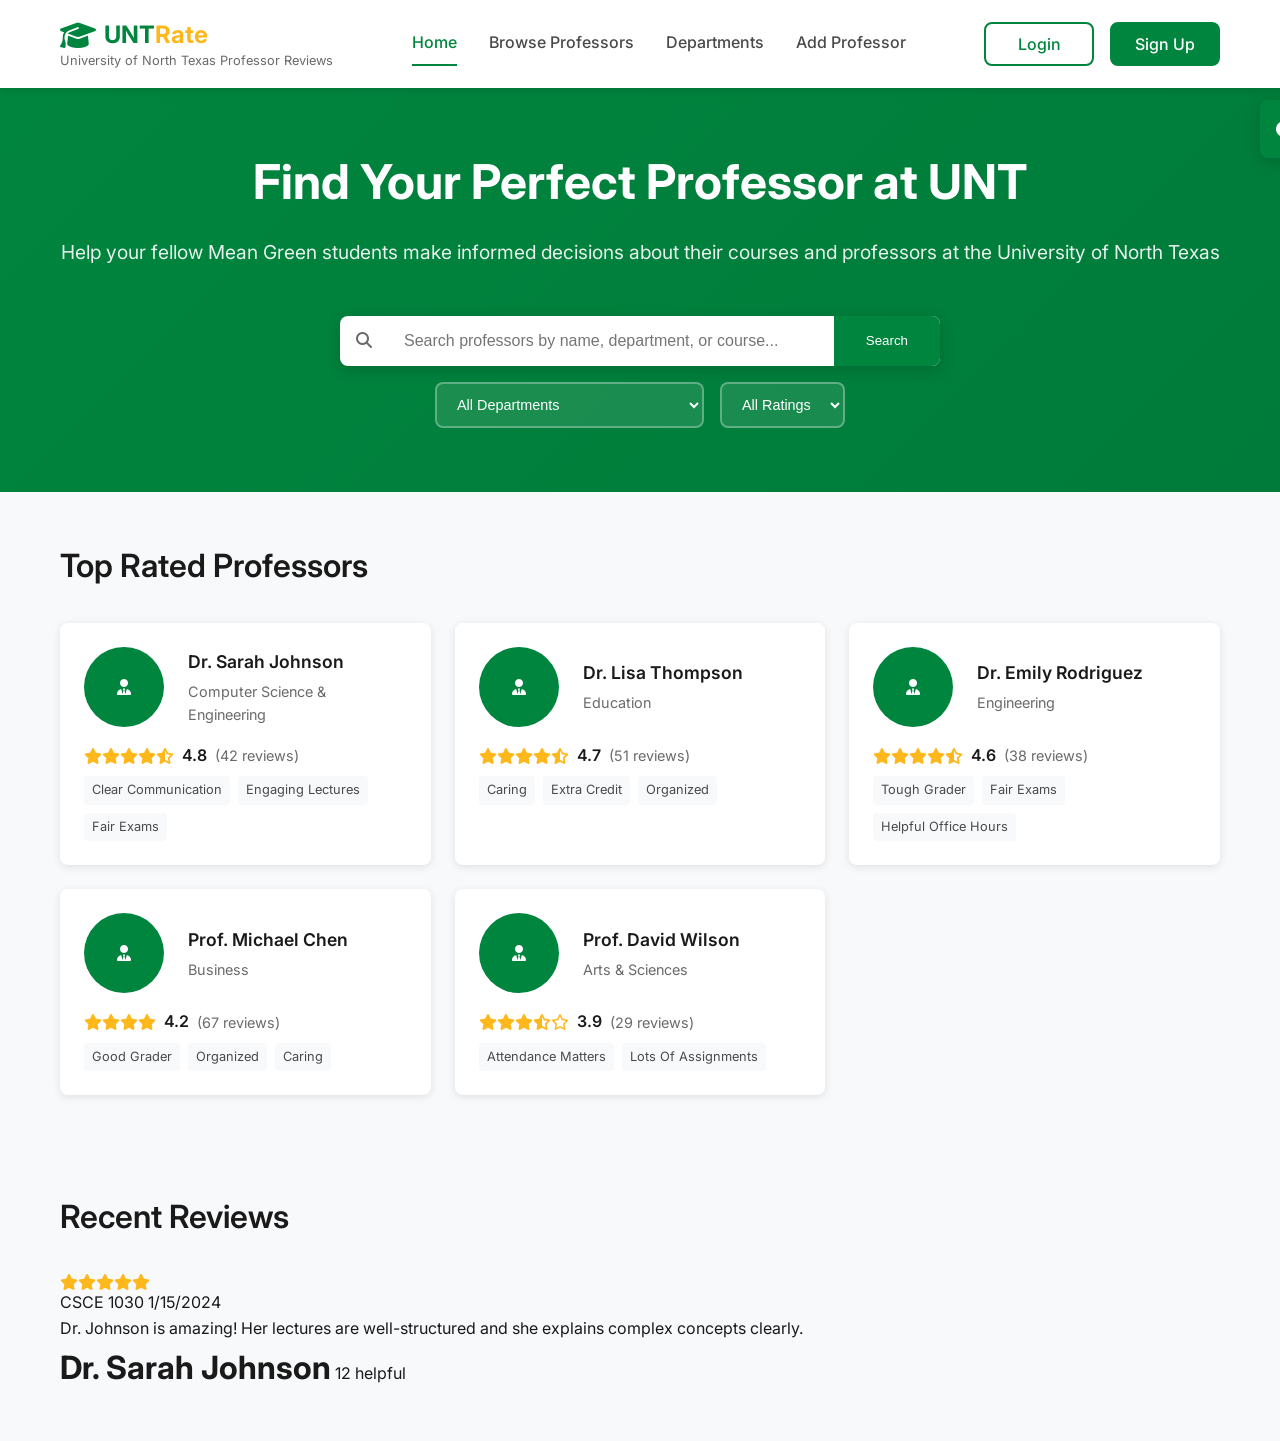
<file: index.html>
<!DOCTYPE html>
<html lang="en">
<head>
    <meta charset="UTF-8">
    <meta name="viewport" content="width=device-width, initial-scale=1.0">
    <title>UNT Rate My Professor - University of North Texas</title>
    <link rel="stylesheet" href="styles.css">
    <link href="https://cdnjs.cloudflare.com/ajax/libs/font-awesome/6.4.0/css/all.min.css" rel="stylesheet">
    <link href="https://fonts.googleapis.com/css2?family=Inter:wght@300;400;500;600;700&display=swap" rel="stylesheet">
</head>
<body>
    <!-- Header -->
    <header class="header">
        <div class="container">
            <div class="nav-brand">
                <div class="logo">
                    <i class="fas fa-graduation-cap"></i>
                    <span class="brand-text">UNT<span class="rate-text">Rate</span></span>
                </div>
                <p class="tagline">University of North Texas Professor Reviews</p>
            </div>
            <nav class="nav-menu">
                <a href="#" class="nav-link active" data-page="home">Home</a>
                <a href="#" class="nav-link" data-page="browse">Browse Professors</a>
                <a href="#" class="nav-link" data-page="departments">Departments</a>
                <a href="#" class="nav-link" data-page="add-professor">Add Professor</a>
            </nav>
            <div class="user-actions">
                <a href="login.html" class="login-btn">Login</a>
                <a href="signup.html" class="signup-btn">Sign Up</a>
            </div>
        </div>
    </header>

    <!-- Main Content -->
    <main class="main-content">
        <!-- Home Page -->
        <section id="home-page" class="page active">
            <!-- Hero Section -->
            <div class="hero-section">
                <div class="container">
                    <div class="hero-content">
                        <h1 class="hero-title">Find Your Perfect Professor at UNT</h1>
                        <p class="hero-subtitle">Help your fellow Mean Green students make informed decisions about their courses and professors at the University of North Texas</p>
                        
                        <!-- Search Bar -->
                        <div class="search-container">
                            <div class="search-box">
                                <i class="fas fa-search search-icon"></i>
                                <input type="text" id="professor-search" placeholder="Search professors by name, department, or course...">
                                <button class="search-btn">Search</button>
                            </div>
                            <div class="search-filters">
                                <select id="department-filter" class="filter-select">
                                    <option value="">All Departments</option>
                                    <option value="computer-science">Computer Science & Engineering</option>
                                    <option value="business">Business</option>
                                    <option value="education">Education</option>
                                    <option value="engineering">Engineering</option>
                                    <option value="arts-sciences">Arts & Sciences</option>
                                    <option value="health">Health & Public Service</option>
                                    <option value="music">Music</option>
                                    <option value="visual-arts">Visual Arts & Design</option>
                                </select>
                                <select id="rating-filter" class="filter-select">
                                    <option value="">All Ratings</option>
                                    <option value="5">5 Stars</option>
                                    <option value="4">4+ Stars</option>
                                    <option value="3">3+ Stars</option>
                                    <option value="2">2+ Stars</option>
                                    <option value="1">1+ Stars</option>
                                </select>
                            </div>
                        </div>
                    </div>
                </div>
            </div>



            <!-- Top Rated Professors -->
            <div class="top-professors-section">
                <div class="container">
                    <h2 class="section-title">Top Rated Professors</h2>
                    <div class="professors-grid" id="top-professors">
                        <!-- Professor cards will be populated by JavaScript -->
                    </div>
                </div>
            </div>

            <!-- Recent Reviews -->
            <div class="recent-reviews-section">
                <div class="container">
                    <h2 class="section-title">Recent Reviews</h2>
                    <div class="reviews-list" id="recent-reviews">
                        <!-- Recent reviews will be populated by JavaScript -->
                    </div>
                </div>
            </div>
        </section>

        <!-- Professor Profile Page -->
        <section id="professor-page" class="page">
            <div class="container">
                <div class="professor-header">
                    <button class="back-btn" onclick="showPage('home')">
                        <i class="fas fa-arrow-left"></i> Back to Search
                    </button>
                    <div class="professor-info">
                        <div class="professor-avatar">
                            <i class="fas fa-user-tie"></i>
                        </div>
                        <div class="professor-details">
                            <h1 class="professor-name" id="prof-name">Dr. John Smith</h1>
                            <p class="professor-dept" id="prof-dept">Computer Science & Engineering</p>
                            <div class="professor-rating">
                                <div class="rating-display">
                                    <div class="stars" id="prof-stars">
                                        <i class="fas fa-star"></i>
                                        <i class="fas fa-star"></i>
                                        <i class="fas fa-star"></i>
                                        <i class="fas fa-star"></i>
                                        <i class="fas fa-star-half-alt"></i>
                                    </div>
                                    <span class="rating-number" id="prof-rating">4.5</span>
                                    <span class="rating-count" id="prof-count">(42 reviews)</span>
                                </div>
                                <button class="rate-btn" onclick="showRatingModal()">Rate Professor</button>
                            </div>
                        </div>
                    </div>
                </div>

                <!-- Professor Stats -->
                <div class="professor-stats">
                    <div class="stat-item">
                        <span class="stat-label">Would Take Again</span>
                        <span class="stat-value" id="take-again">78%</span>
                    </div>
                    <div class="stat-item">
                        <span class="stat-label">Level of Difficulty</span>
                        <span class="stat-value" id="difficulty">3.2/5</span>
                    </div>
                    <div class="stat-item">
                        <span class="stat-label">Total Reviews</span>
                        <span class="stat-value" id="total-reviews">42</span>
                    </div>
                </div>

                <!-- Professor Tags -->
                <div class="professor-tags">
                    <h3>Most Helpful Tags</h3>
                    <div class="tags-container" id="prof-tags">
                        <!-- Tags will be populated by JavaScript -->
                    </div>
                </div>

                <!-- Reviews Section -->
                <div class="reviews-section">
                    <div class="reviews-header">
                        <h3>Student Reviews</h3>
                        <div class="review-filters">
                            <select id="review-sort" class="filter-select">
                                <option value="newest">Newest First</option>
                                <option value="oldest">Oldest First</option>
                                <option value="highest">Highest Rated</option>
                                <option value="lowest">Lowest Rated</option>
                                <option value="helpful">Most Helpful</option>
                            </select>
                        </div>
                    </div>
                    <div class="reviews-list" id="professor-reviews">
                        <!-- Reviews will be populated by JavaScript -->
                    </div>
                </div>
            </div>
        </section>

        <!-- Browse Professors Page -->
        <section id="browse-page" class="page">
            <div class="container">
                <h1 class="page-title">Browse All Professors</h1>
                <div class="browse-filters">
                    <div class="filter-group">
                        <label>Department:</label>
                        <select id="browse-dept-filter" class="filter-select">
                            <option value="">All Departments</option>
                            <option value="computer-science">Computer Science & Engineering</option>
                            <option value="business">Business</option>
                            <option value="education">Education</option>
                            <option value="engineering">Engineering</option>
                            <option value="arts-sciences">Arts & Sciences</option>
                        </select>
                    </div>
                    <div class="filter-group">
                        <label>Sort by:</label>
                        <select id="browse-sort" class="filter-select">
                            <option value="name">Name (A-Z)</option>
                            <option value="rating">Highest Rated</option>
                            <option value="reviews">Most Reviews</option>
                        </select>
                    </div>
                </div>
                <div class="professors-grid" id="all-professors">
                    <!-- All professors will be populated by JavaScript -->
                </div>
            </div>
        </section>
    </main>

    <!-- Rating Modal -->
    <div id="rating-modal" class="modal">
        <div class="modal-content">
            <div class="modal-header">
                <h3>Rate Professor</h3>
                <button class="close-modal" onclick="closeRatingModal()">
                    <i class="fas fa-times"></i>
                </button>
            </div>
            <div class="modal-body">
                <form id="rating-form">
                    <div class="form-group">
                        <label>Overall Rating</label>
                        <div class="rating-input">
                            <div class="stars-input" id="rating-stars">
                                <i class="far fa-star" data-rating="1"></i>
                                <i class="far fa-star" data-rating="2"></i>
                                <i class="far fa-star" data-rating="3"></i>
                                <i class="far fa-star" data-rating="4"></i>
                                <i class="far fa-star" data-rating="5"></i>
                            </div>
                            <span class="rating-text">Click to rate</span>
                        </div>
                    </div>

                    <div class="form-group">
                        <label>Course Taken</label>
                        <input type="text" id="course-taken" placeholder="e.g., CSCE 1030, MATH 1710" required>
                    </div>

                    <div class="form-group">
                        <label>Grade Received</label>
                        <select id="grade-received" required>
                            <option value="">Select Grade</option>
                            <option value="A">A</option>
                            <option value="B">B</option>
                            <option value="C">C</option>
                            <option value="D">D</option>
                            <option value="F">F</option>
                            <option value="W">W (Withdrew)</option>
                            <option value="P">P (Pass)</option>
                            <option value="NP">NP (No Pass)</option>
                        </select>
                    </div>

                    <div class="form-group">
                        <label>Would you take this professor again?</label>
                        <div class="radio-group">
                            <label class="radio-label">
                                <input type="radio" name="take-again" value="yes">
                                <span>Yes</span>
                            </label>
                            <label class="radio-label">
                                <input type="radio" name="take-again" value="no">
                                <span>No</span>
                            </label>
                        </div>
                    </div>

                    <div class="form-group">
                        <label>Level of Difficulty</label>
                        <div class="difficulty-scale">
                            <input type="range" id="difficulty-range" min="1" max="5" value="3">
                            <div class="scale-labels">
                                <span>Easy</span>
                                <span>Moderate</span>
                                <span>Hard</span>
                            </div>
                        </div>
                    </div>

                    <div class="form-group">
                        <label>Tags (select all that apply)</label>
                        <div class="tags-selection" id="tags-selection">
                            <button type="button" class="tag-btn" data-tag="good-grader">Good Grader</button>
                            <button type="button" class="tag-btn" data-tag="clear-communication">Clear Communication</button>
                            <button type="button" class="tag-btn" data-tag="attendance-matters">Attendance Matters</button>
                            <button type="button" class="tag-btn" data-tag="lots-of-assignments">Lots of Assignments</button>
                            <button type="button" class="tag-btn" data-tag="helpful-office-hours">Helpful Office Hours</button>
                            <button type="button" class="tag-btn" data-tag="engaging-lectures">Engaging Lectures</button>
                            <button type="button" class="tag-btn" data-tag="fair-exams">Fair Exams</button>
                            <button type="button" class="tag-btn" data-tag="tough-grader">Tough Grader</button>
                            <button type="button" class="tag-btn" data-tag="extra-credit">Gives Extra Credit</button>
                            <button type="button" class="tag-btn" data-tag="organized">Well Organized</button>
                            <button type="button" class="tag-btn" data-tag="caring">Caring & Supportive</button>
                            <button type="button" class="tag-btn" data-tag="deadline-heavy">Deadline Heavy</button>
                        </div>
                    </div>

                    <div class="form-group">
                        <label>Your Review</label>
                        <textarea id="review-text" placeholder="Share your experience with this professor..." rows="5" required></textarea>
                    </div>

                    <div class="form-actions">
                        <button type="button" class="cancel-btn" onclick="closeRatingModal()">Cancel</button>
                        <button type="submit" class="submit-btn">Submit Review</button>
                    </div>
                </form>
            </div>
        </div>
    </div>

    <!-- Toast Notification -->
    <div id="toast" class="toast">
        <div class="toast-content">
            <i class="fas fa-check-circle"></i>
            <span id="toast-message">Review submitted successfully!</span>
        </div>
    </div>

    <script src="script.js"></script>
</body>
</html>
</file>
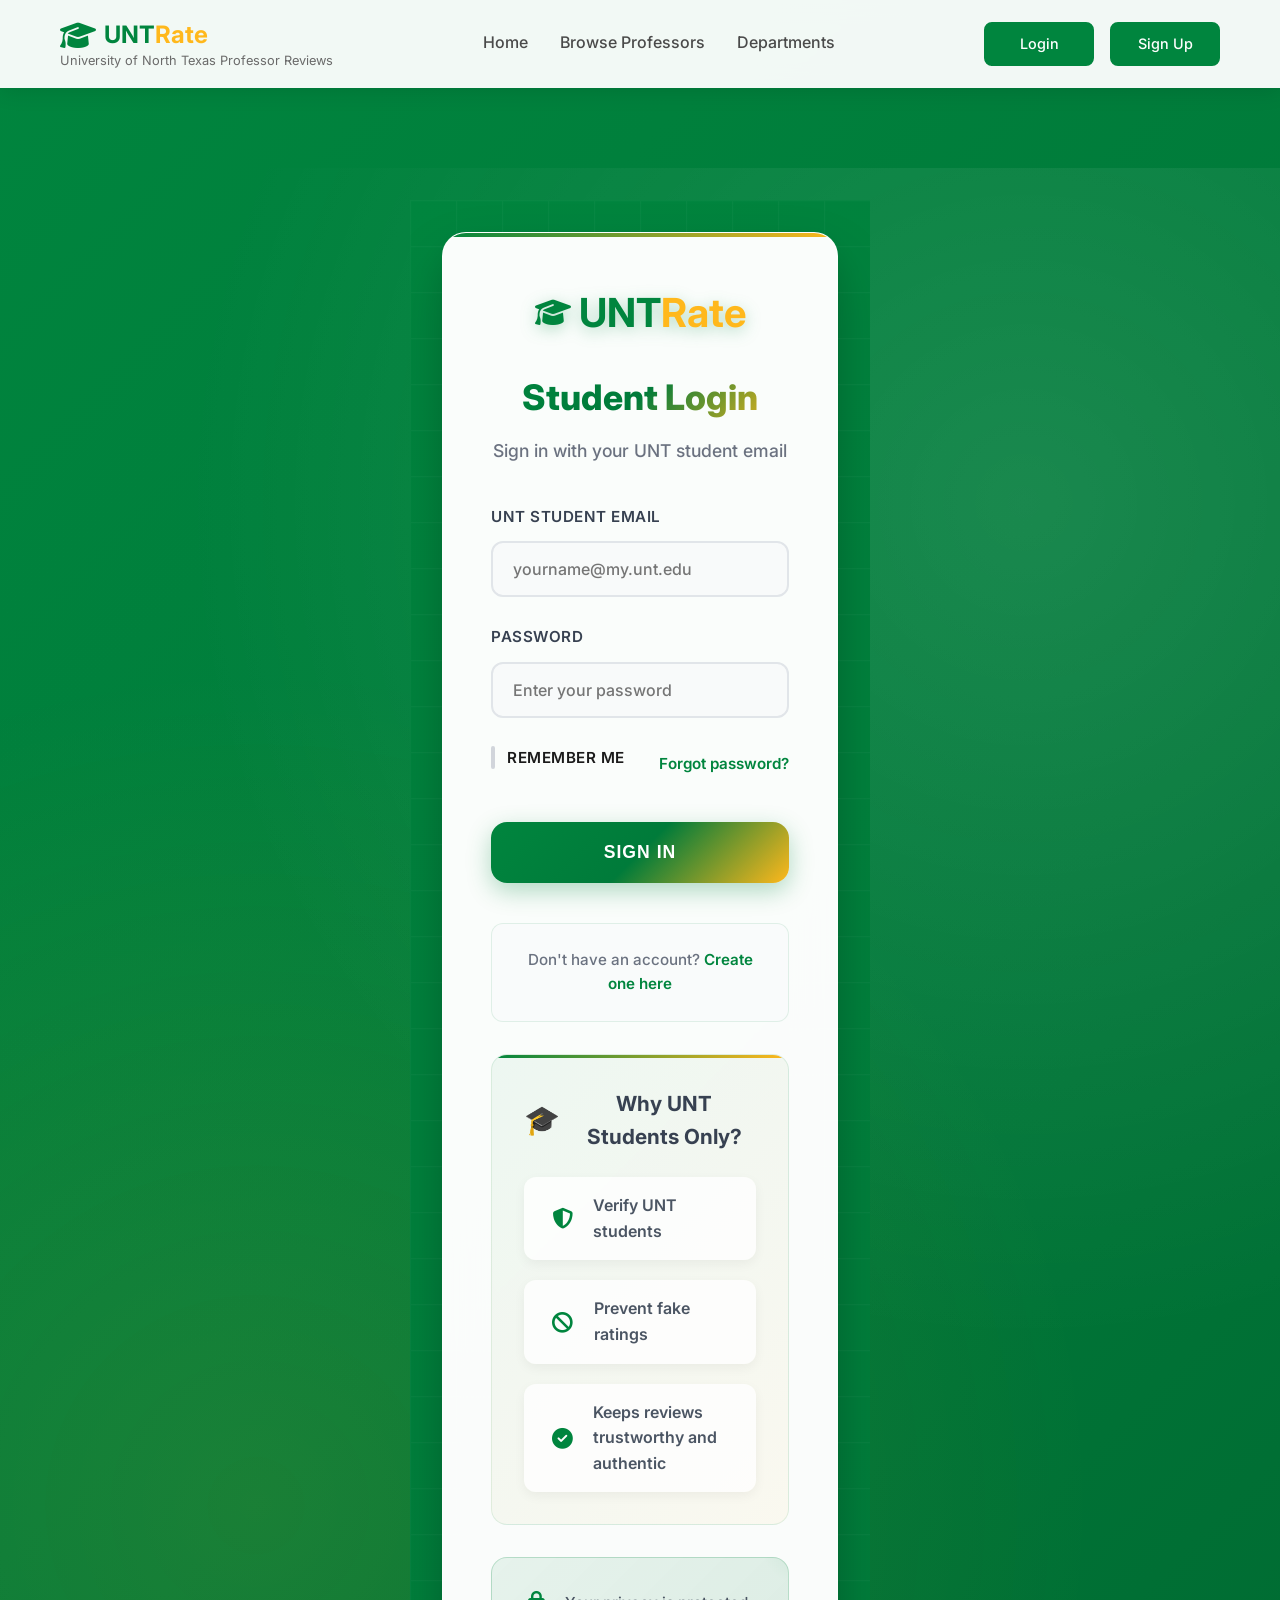
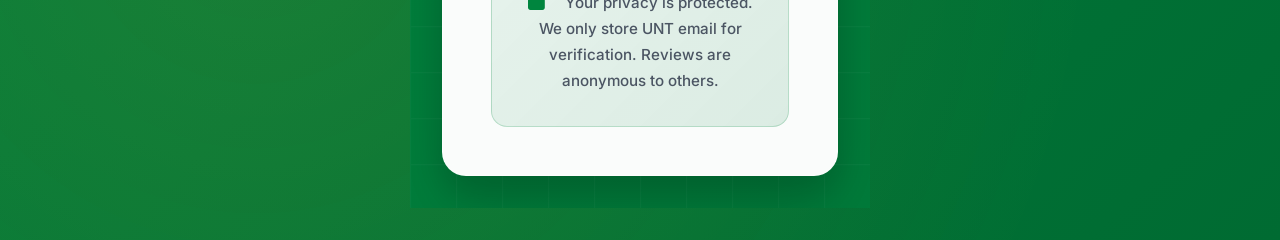
<file: login.html>
<!DOCTYPE html>
<html lang="en">
<head>
    <meta charset="UTF-8">
    <meta name="viewport" content="width=device-width, initial-scale=1.0">
    <title>Login - UNT Rate My Professor</title>
    <link rel="stylesheet" href="styles.css">
    <link href="https://cdnjs.cloudflare.com/ajax/libs/font-awesome/6.4.0/css/all.min.css" rel="stylesheet">
    <link href="https://fonts.googleapis.com/css2?family=Inter:wght@300;400;500;600;700;800&display=swap" rel="stylesheet">
    <style>
        /* Enhanced Login Page Specific Styles */
        body {
            font-family: 'Inter', -apple-system, BlinkMacSystemFont, sans-serif;
            margin: 0;
            padding: 0;
            min-height: 100vh;
            background: linear-gradient(135deg, #00853E 0%, #007B3A 50%, #006B32 100%);
            display: flex;
            flex-direction: column;
        }

        .header {
            background: rgba(255, 255, 255, 0.95);
            backdrop-filter: blur(10px);
            box-shadow: 0 4px 20px rgba(0, 0, 0, 0.1);
            position: sticky;
            top: 0;
            z-index: 1000;
        }

        .container {
            max-width: 1200px;
            margin: 0 auto;
            padding: 0 20px;
        }

        .header .container {
            display: flex;
            align-items: center;
            justify-content: space-between;
            padding: 1rem 20px;
        }

        .nav-brand {
            display: flex;
            flex-direction: column;
        }

        .nav-brand .logo {
            display: flex;
            align-items: center;
            font-size: 1.5rem;
            font-weight: 700;
            color: #00853E;
        }

        .nav-brand .logo i {
            margin-right: 0.5rem;
            font-size: 1.8rem;
        }

        .brand-text {
            color: #00853E;
        }

        .rate-text {
            color: #FFB81C;
        }

        .tagline {
            font-size: 0.8rem;
            color: #6a6a6a;
            margin-top: -0.2rem;
        }

        .nav-menu {
            display: flex;
            gap: 2rem;
        }

        .nav-link {
            text-decoration: none;
            color: #4a4a4a;
            font-weight: 500;
            transition: all 0.3s ease;
            padding: 0.5rem 0;
            border-bottom: 2px solid transparent;
        }

        .nav-link:hover,
        .nav-link.active {
            color: #00853E;
            border-bottom-color: #00853E;
        }

        .main-content {
            flex: 1;
            display: flex;
            align-items: center;
            justify-content: center;
            padding: 2rem;
            position: relative;
            overflow: hidden;
        }

        .main-content::before {
            content: '';
            position: absolute;
            top: 0;
            left: 0;
            right: 0;
            bottom: 0;
            background: 
                radial-gradient(circle at 20% 80%, rgba(255, 184, 28, 0.1) 0%, transparent 50%),
                radial-gradient(circle at 80% 20%, rgba(255, 255, 255, 0.1) 0%, transparent 50%),
                radial-gradient(circle at 40% 40%, rgba(0, 133, 62, 0.1) 0%, transparent 50%);
            animation: float 20s ease-in-out infinite;
        }

        @keyframes float {
            0%, 100% { transform: translateY(0px) rotate(0deg); }
            33% { transform: translateY(-20px) rotate(120deg); }
            66% { transform: translateY(10px) rotate(240deg); }
        }

        .login-container {
            position: relative;
            z-index: 1;
            width: 100%;
            max-width: 460px;
        }

        .login-card {
            background: rgba(255, 255, 255, 0.98);
            backdrop-filter: blur(20px);
            border-radius: 24px;
            box-shadow: 
                0 32px 64px rgba(0, 0, 0, 0.15),
                0 16px 32px rgba(0, 0, 0, 0.1),
                inset 0 1px 0 rgba(255, 255, 255, 0.8);
            padding: 3rem;
            border: 1px solid rgba(255, 255, 255, 0.3);
            animation: slideUp 0.8s cubic-bezier(0.16, 1, 0.3, 1);
            position: relative;
            overflow: hidden;
        }

        .login-card::before {
            content: '';
            position: absolute;
            top: 0;
            left: 0;
            right: 0;
            height: 4px;
            background: linear-gradient(90deg, #00853E, #FFB81C, #00853E);
            background-size: 200% 100%;
            animation: shimmer 3s ease-in-out infinite;
        }

        @keyframes shimmer {
            0%, 100% { background-position: 200% 0; }
            50% { background-position: -200% 0; }
        }

        @keyframes slideUp {
            from {
                opacity: 0;
                transform: translateY(40px) scale(0.95);
            }
            to {
                opacity: 1;
                transform: translateY(0) scale(1);
            }
        }

        .login-header {
            text-align: center;
            margin-bottom: 2.5rem;
        }

        .login-header .logo {
            display: flex;
            align-items: center;
            justify-content: center;
            font-size: 2.5rem;
            font-weight: 700;
            margin-bottom: 1.5rem;
            filter: drop-shadow(0 4px 8px rgba(0, 133, 62, 0.3));
        }

        .login-header .logo i {
            margin-right: 0.5rem;
            color: #00853E;
            animation: bounce 2s ease-in-out infinite;
        }

        @keyframes bounce {
            0%, 100% { transform: translateY(0); }
            50% { transform: translateY(-5px); }
        }

        .brand-text {
            color: #00853E;
        }

        .rate-text {
            color: #FFB81C;
        }

        .login-header h2 {
            font-size: 2.2rem;
            font-weight: 800;
            margin-bottom: 0.75rem;
            background: linear-gradient(135deg, #00853E, #007B3A, #FFB81C);
            -webkit-background-clip: text;
            -webkit-text-fill-color: transparent;
            background-clip: text;
            position: relative;
        }

        .login-header p {
            color: #6b7280;
            font-size: 1.1rem;
            font-weight: 500;
        }

        .login-form {
            margin-bottom: 2.5rem;
        }

        .form-group {
            margin-bottom: 2rem;
            position: relative;
        }

        .form-group label {
            display: block;
            margin-bottom: 0.75rem;
            font-weight: 600;
            color: #374151;
            font-size: 0.95rem;
            text-transform: uppercase;
            letter-spacing: 0.5px;
        }

        .form-group input {
            width: 100%;
            padding: 1.25rem 1.5rem;
            border: 2px solid #e5e7eb;
            border-radius: 16px;
            font-size: 1rem;
            font-weight: 500;
            background: rgba(248, 250, 252, 0.8);
            transition: all 0.3s cubic-bezier(0.4, 0, 0.2, 1);
            font-family: inherit;
            position: relative;
        }

        .form-group input:focus {
            outline: none;
            border-color: #00853E;
            background: #ffffff;
            box-shadow: 
                0 0 0 4px rgba(0, 133, 62, 0.1),
                0 8px 25px rgba(0, 133, 62, 0.15);
        }

        .form-group input:hover {
            border-color: #00853E;
        }

        .input-error {
            color: #ef4444;
            font-size: 0.875rem;
            margin-top: 0.5rem;
            display: none;
            font-weight: 600;
            animation: shake 0.5s ease-in-out;
        }

        @keyframes shake {
            0%, 100% { transform: translateX(0); }
            25% { transform: translateX(-8px); }
            75% { transform: translateX(8px); }
        }

        .input-error.show {
            display: block;
        }

        .form-options {
            display: flex;
            justify-content: space-between;
            align-items: center;
            margin-bottom: 2.5rem;
            flex-wrap: wrap;
            gap: 1rem;
        }

        .checkbox-label {
            display: flex;
            align-items: center;
            cursor: pointer;
            font-size: 0.95rem;
            color: #6b7280;
            font-weight: 500;
            transition: all 0.3s ease;
        }

        .checkbox-label:hover {
            color: #374151;
        }

        .checkbox-label input[type="checkbox"] {
            display: none;
        }

        .checkmark {
            width: 22px;
            height: 22px;
            border: 2px solid #d1d5db;
            border-radius: 8px;
            margin-right: 0.75rem;
            position: relative;
            transition: all 0.3s cubic-bezier(0.4, 0, 0.2, 1);
            background: rgba(248, 250, 252, 0.8);
        }

        .checkbox-label:hover .checkmark {
            border-color: #00853E;
            transform: scale(1.05);
        }

        .checkbox-label input[type="checkbox"]:checked + .checkmark {
            background: linear-gradient(135deg, #00853E, #007B3A);
            border-color: #00853E;
            transform: scale(1.05);
        }

        .checkbox-label input[type="checkbox"]:checked + .checkmark::after {
            content: '✓';
            position: absolute;
            color: white;
            font-size: 14px;
            font-weight: bold;
            top: -1px;
            left: 4px;
            animation: checkmarkPop 0.3s cubic-bezier(0.68, -0.55, 0.265, 1.55);
        }

        @keyframes checkmarkPop {
            0% { transform: scale(0) rotate(45deg); }
            100% { transform: scale(1) rotate(0deg); }
        }

        .forgot-password {
            color: #00853E;
            text-decoration: none;
            font-size: 0.95rem;
            font-weight: 600;
            transition: all 0.3s ease;
            position: relative;
        }

        .forgot-password::after {
            content: '';
            position: absolute;
            width: 0;
            height: 2px;
            bottom: -3px;
            left: 0;
            background: linear-gradient(90deg, #00853E, #FFB81C);
            transition: width 0.3s ease;
        }

        .forgot-password:hover::after {
            width: 100%;
        }

        .forgot-password:hover {
            color: #007B3A;
        }

        .signin-btn {
            width: 100%;
            padding: 1.25rem;
            background: linear-gradient(135deg, #00853E 0%, #007B3A 50%, #FFB81C 100%);
            color: white;
            border: none;
            border-radius: 16px;
            font-size: 1.1rem;
            font-weight: 700;
            cursor: pointer;
            transition: all 0.3s cubic-bezier(0.4, 0, 0.2, 1);
            text-transform: uppercase;
            letter-spacing: 1px;
            position: relative;
            overflow: hidden;
            box-shadow: 0 8px 25px rgba(0, 133, 62, 0.3);
        }

        .signin-btn::before {
            content: '';
            position: absolute;
            top: 0;
            left: -100%;
            width: 100%;
            height: 100%;
            background: linear-gradient(90deg, transparent, rgba(255,255,255,0.3), transparent);
            transition: left 0.6s ease;
        }

        .signin-btn:hover::before {
            left: 100%;
        }

        .signin-btn:hover {
            box-shadow: 0 12px 35px rgba(0, 133, 62, 0.4);
        }

        .signin-btn:active {
            box-shadow: 0 6px 20px rgba(0, 133, 62, 0.3);
        }

        .signup-link {
            text-align: center;
            margin: 2rem 0;
            padding: 1.5rem;
            background: rgba(248, 250, 252, 0.5);
            border-radius: 12px;
            border: 1px solid rgba(0, 133, 62, 0.1);
            color: #6b7280;
            font-size: 0.95rem;
            font-weight: 500;
        }

        .signup-link a {
            color: #00853E;
            text-decoration: none;
            font-weight: 600;
            transition: all 0.3s ease;
            position: relative;
        }

        .signup-link a::after {
            content: '';
            position: absolute;
            width: 0;
            height: 2px;
            bottom: -3px;
            left: 0;
            background: linear-gradient(90deg, #00853E, #FFB81C);
            transition: width 0.3s ease;
        }

        .signup-link a:hover::after {
            width: 100%;
        }

        .signup-link a:hover {
            color: #007B3A;
        }

        .login-info {
            margin-bottom: 2rem;
            background: linear-gradient(135deg, rgba(0, 133, 62, 0.05), rgba(255, 184, 28, 0.05));
            padding: 2rem;
            border-radius: 16px;
            border: 1px solid rgba(0, 133, 62, 0.1);
            position: relative;
            overflow: hidden;
        }

        .login-info::before {
            content: '';
            position: absolute;
            top: 0;
            left: 0;
            right: 0;
            height: 3px;
            background: linear-gradient(90deg, #00853E, #FFB81C);
        }

        .login-info h3 {
            color: #374151;
            font-size: 1.3rem;
            font-weight: 700;
            margin-bottom: 1.5rem;
            text-align: center;
            display: flex;
            align-items: center;
            justify-content: center;
            gap: 0.75rem;
        }

        .login-info h3::before {
            content: '🎓';
            font-size: 1.8rem;
            animation: pulse 2s ease-in-out infinite;
        }

        @keyframes pulse {
            0%, 100% { transform: scale(1); }
            50% { transform: scale(1.1); }
        }

        .info-list {
            list-style: none;
            padding: 0;
            display: grid;
            gap: 1.25rem;
        }

        .info-list li {
            display: flex;
            align-items: center;
            color: #4b5563;
            font-size: 1rem;
            font-weight: 600;
            padding: 1rem 1.5rem;
            background: rgba(255, 255, 255, 0.8);
            border-radius: 12px;
            box-shadow: 0 4px 12px rgba(0, 0, 0, 0.05);
            transition: all 0.3s ease;
            border-left: 4px solid transparent;
        }

        .info-list li:hover {
            transform: translateX(8px);
            box-shadow: 0 8px 20px rgba(0, 0, 0, 0.1);
            border-left-color: #00853E;
            background: rgba(255, 255, 255, 1);
        }

        .info-list li i {
            color: #00853E;
            margin-right: 1.25rem;
            font-size: 1.3rem;
            width: 24px;
            text-align: center;
        }

        .privacy-notice {
            background: linear-gradient(135deg, rgba(0, 133, 62, 0.08), rgba(0, 123, 58, 0.12));
            padding: 2rem;
            border-radius: 16px;
            border: 1px solid rgba(0, 133, 62, 0.2);
            position: relative;
            overflow: hidden;
        }

        .privacy-notice::before {
            content: '';
            position: absolute;
            top: -50px;
            right: -50px;
            width: 100px;
            height: 100px;
            background: radial-gradient(circle, rgba(0, 133, 62, 0.1) 0%, transparent 70%);
            border-radius: 50%;
        }

        .privacy-notice p {
            margin: 0;
            font-size: 0.95rem;
            color: #4b5563;
            line-height: 1.7;
            font-weight: 500;
            position: relative;
            z-index: 1;
        }

        .privacy-notice i {
            color: #00853E;
            margin-right: 1rem;
            font-size: 1.2rem;
        }

        /* Header Button Consistency */
        .header .user-actions {
            display: flex;
            gap: 1rem;
            align-items: center;
        }

        .header .login-btn,
        .header .signup-btn {
            padding: 0 18px;
            border: 2px solid #00853E;
            border-radius: 8px;
            font-weight: 500;
            cursor: pointer;
            transition: all 0.3s ease;
            text-decoration: none;
            display: inline-block;
            text-align: center;
            font-size: 0.9rem;
            box-sizing: border-box;
            min-width: 110px;
            height: 44px;
            line-height: 40px;
            font-family: inherit;
        }

        .header .login-btn {
            background: transparent;
            color: #00853E;
        }

        .header .signup-btn {
            background: #00853E;
            color: white;
        }

        .header .login-btn:hover {
            background: #00853E;
            color: white;
        }

        .header .signup-btn:hover {
            background: #007B3A;
            border-color: #007B3A;
        }

        .header .login-btn.active {
            background: #00853E;
            color: white;
        }

        .header .signup-btn.active {
            background: #007B3A;
            border-color: #007B3A;
        }

        /* Mobile responsive navigation */
        @media (max-width: 768px) {
            .nav-menu {
                display: none;
            }
            
            .header .container {
                padding: 1rem;
            }
            
            .header .login-btn,
            .header .signup-btn {
                padding: 0.4rem 1rem;
                font-size: 0.8rem;
                min-width: 70px;
            }
        }

        /* Responsive Design */
        @media (max-width: 640px) {
            .main-content {
                padding: 1rem;
            }
            
            .login-card {
                padding: 2rem;
                border-radius: 20px;
                margin: 1rem;
            }
            
            .login-header .logo {
                font-size: 2rem;
            }
            
            .login-header h2 {
                font-size: 1.8rem;
            }
            
            .form-options {
                flex-direction: column;
                align-items: flex-start;
                gap: 1.5rem;
            }
            
            .signin-btn {
                font-size: 1rem;
                padding: 1rem;
            }
        }

        /* Toast Notification Styles */
        .toast {
            position: fixed;
            top: 20px;
            right: 20px;
            background: linear-gradient(135deg, #00853E, #007B3A);
            color: white;
            padding: 1rem 1.5rem;
            border-radius: 12px;
            box-shadow: 0 8px 25px rgba(0, 133, 62, 0.3);
            transform: translateX(400px);
            transition: transform 0.3s ease-in-out;
            z-index: 10000;
            max-width: 400px;
            font-weight: 500;
        }

        .toast.show {
            transform: translateX(0);
        }

        .toast-content {
            display: flex;
            align-items: center;
            gap: 0.75rem;
        }

        .toast-content i {
            font-size: 1.2rem;
        }
    </style>
</head>
<body>
    <!-- Header -->
    <header class="header">
        <div class="container">
            <div class="nav-brand">
                <div class="logo">
                    <i class="fas fa-graduation-cap"></i>
                    <span class="brand-text">UNT<span class="rate-text">Rate</span></span>
                </div>
                <p class="tagline">University of North Texas Professor Reviews</p>
            </div>
            <nav class="nav-menu">
                <a href="index.html" class="nav-link">Home</a>
                <a href="index.html#browse" class="nav-link">Browse Professors</a>
                <a href="index.html#departments" class="nav-link">Departments</a>
            </nav>
            <div class="user-actions">
                <a href="login.html" class="login-btn active">Login</a>
                <a href="signup.html" class="signup-btn">Sign Up</a>
            </div>
        </div>
    </header>

    <!-- Main Content -->
    <main class="main-content">
        <div class="login-container">
            <div class="login-card">
                <div class="login-header">
                    <div class="logo">
                        <i class="fas fa-graduation-cap"></i>
                        <span class="brand-text">UNT<span class="rate-text">Rate</span></span>
                    </div>
                    <h2>Student Login</h2>
                    <p>Sign in with your UNT student email</p>
                </div>
                
                <form class="login-form" id="login-form">
                    <div class="form-group">
                        <label for="unt-email">UNT Student Email</label>
                        <input type="email" id="unt-email" name="unt-email" placeholder="yourname@my.unt.edu" required>
                        <div class="input-error" id="email-error">Please enter a valid @my.unt.edu email address</div>
                    </div>
                    
                    <div class="form-group">
                        <label for="password">Password</label>
                        <input type="password" id="password" name="password" placeholder="Enter your password" required>
                    </div>
                    
                    <div class="form-options">
                        <label class="checkbox-label">
                            <input type="checkbox" id="remember-me" name="remember-me">
                            <span class="checkmark"></span>
                            Remember me
                        </label>
                        <a href="#" class="forgot-password" id="forgot-password">Forgot password?</a>
                    </div>
                    
                    <button type="submit" class="signin-btn">Sign In</button>
                </form>

                <div class="signup-link">
                    Don't have an account? <a href="signup.html">Create one here</a>
                </div>
                
                <div class="login-info">
                    <h3>Why UNT Students Only?</h3>
                    <ul class="info-list">
                        <li><i class="fas fa-shield-alt"></i> Verify UNT students</li>
                        <li><i class="fas fa-ban"></i> Prevent fake ratings</li>
                        <li><i class="fas fa-check-circle"></i> Keeps reviews trustworthy and authentic</li>
                    </ul>
                </div>
                
                <div class="privacy-notice">
                    <p><i class="fas fa-lock"></i> Your privacy is protected. We only store UNT email for verification. Reviews are anonymous to others.</p>
                </div>
            </div>
        </div>
    </main>

    <!-- Toast Notification -->
    <div id="toast" class="toast">
        <div class="toast-content">
            <i class="fas fa-check-circle"></i>
            <span id="toast-message">Review submitted successfully!</span>
        </div>
    </div>

    <script src="login.js"></script>
</body>
</html>
</file>
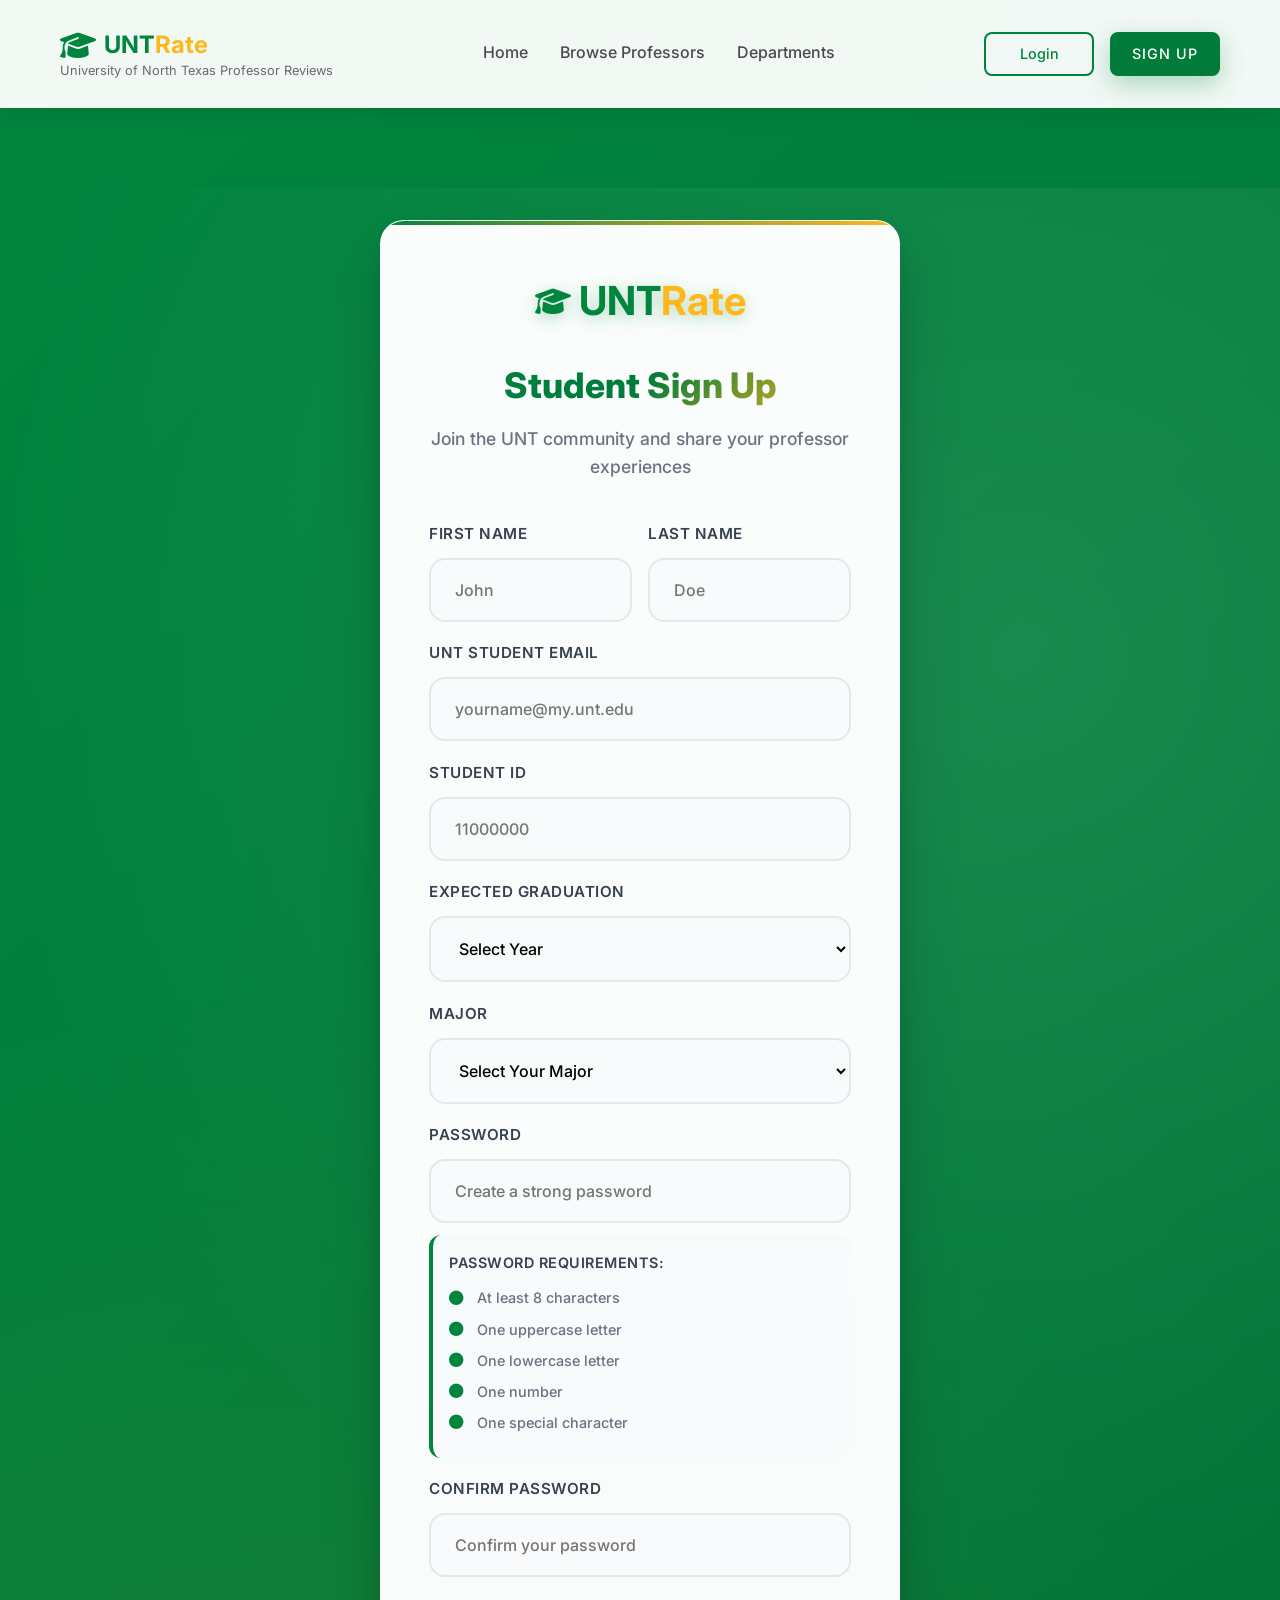
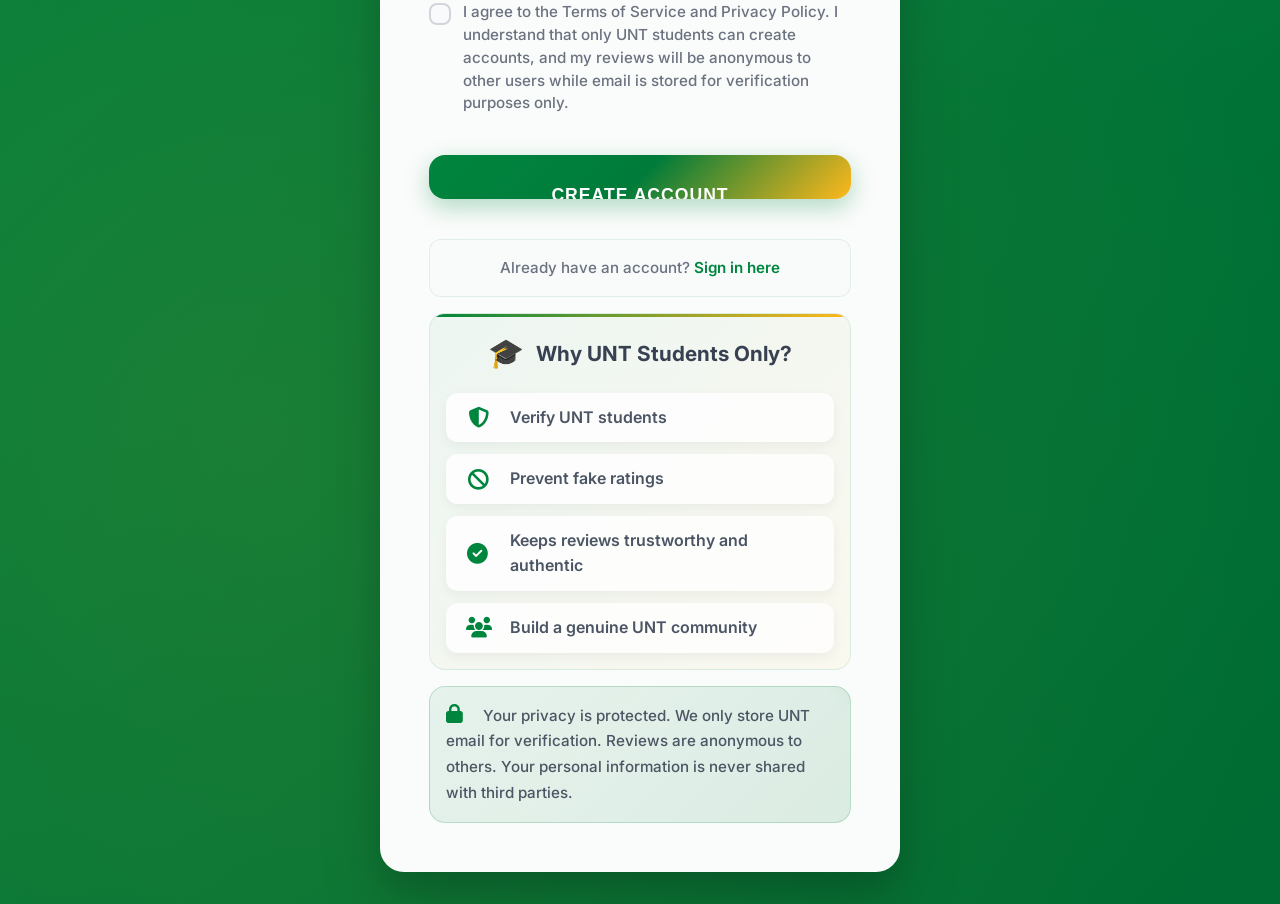
<file: signup.html>
<!DOCTYPE html>
<html lang="en">
<head>
    <meta charset="UTF-8">
    <meta name="viewport" content="width=device-width, initial-scale=1.0">
    <title>Sign Up - UNT Rate My Professor</title>
    <link rel="stylesheet" href="styles.css">
    <link href="https://cdnjs.cloudflare.com/ajax/libs/font-awesome/6.4.0/css/all.min.css" rel="stylesheet">
    <link href="https://fonts.googleapis.com/css2?family=Inter:wght@300;400;500;600;700;800&display=swap" rel="stylesheet">
    <style>
        /* Enhanced Signup Page Specific Styles */
        body {
            font-family: 'Inter', -apple-system, BlinkMacSystemFont, sans-serif;
            margin: 0;
            padding: 0;
            min-height: 100vh;
            background: linear-gradient(135deg, #00853E 0%, #007B3A 50%, #006B32 100%);
            display: flex;
            flex-direction: column;
        }

        .header {
            background: rgba(255, 255, 255, 0.95);
            backdrop-filter: blur(10px);
            box-shadow: 0 4px 20px rgba(0, 0, 0, 0.1);
            position: sticky;
            top: 0;
            z-index: 1000;
        }

        .container {
            max-width: 1200px;
            margin: 0 auto;
            padding: 0 20px;
        }

        .header .container {
            display: flex;
            align-items: center;
            justify-content: space-between;
            padding: 1rem 20px;
        }

        .nav-brand {
            display: flex;
            flex-direction: column;
        }

        .nav-brand .logo {
            display: flex;
            align-items: center;
            font-size: 1.5rem;
            font-weight: 700;
            color: #00853E;
        }

        .nav-brand .logo i {
            margin-right: 0.5rem;
            font-size: 1.8rem;
        }

        .brand-text {
            color: #00853E;
        }

        .rate-text {
            color: #FFB81C;
        }

        .tagline {
            font-size: 0.8rem;
            color: #6a6a6a;
            margin-top: -0.2rem;
        }

        .nav-menu {
            display: flex;
            gap: 2rem;
        }

        .nav-link {
            text-decoration: none;
            color: #4a4a4a;
            font-weight: 500;
            transition: all 0.3s ease;
            padding: 0.5rem 0;
            border-bottom: 2px solid transparent;
        }

        .nav-link:hover,
        .nav-link.active {
            color: #00853E;
            border-bottom-color: #00853E;
        }

        .main-content {
            flex: 1;
            display: flex;
            align-items: center;
            justify-content: center;
            padding: 2rem;
            position: relative;
            overflow: hidden;
        }

        .main-content::before {
            content: '';
            position: absolute;
            top: 0;
            left: 0;
            right: 0;
            bottom: 0;
            background: 
                radial-gradient(circle at 20% 80%, rgba(255, 184, 28, 0.1) 0%, transparent 50%),
                radial-gradient(circle at 80% 20%, rgba(255, 255, 255, 0.1) 0%, transparent 50%),
                radial-gradient(circle at 40% 40%, rgba(0, 133, 62, 0.1) 0%, transparent 50%);
            animation: float 20s ease-in-out infinite;
        }

        @keyframes float {
            0%, 100% { transform: translateY(0px) rotate(0deg); }
            33% { transform: translateY(-20px) rotate(120deg); }
            66% { transform: translateY(10px) rotate(240deg); }
        }

        .signup-container {
            position: relative;
            z-index: 1;
            width: 100%;
            max-width: 520px;
        }

        .signup-card {
            background: rgba(255, 255, 255, 0.98);
            backdrop-filter: blur(20px);
            border-radius: 24px;
            box-shadow: 
                0 32px 64px rgba(0, 0, 0, 0.15),
                0 16px 32px rgba(0, 0, 0, 0.1),
                inset 0 1px 0 rgba(255, 255, 255, 0.8);
            padding: 3rem;
            border: 1px solid rgba(255, 255, 255, 0.3);
            animation: slideUp 0.8s cubic-bezier(0.16, 1, 0.3, 1);
            position: relative;
            overflow: hidden;
        }

        .signup-card::before {
            content: '';
            position: absolute;
            top: 0;
            left: 0;
            right: 0;
            height: 4px;
            background: linear-gradient(90deg, #00853E, #FFB81C, #00853E);
            background-size: 200% 100%;
            animation: shimmer 3s ease-in-out infinite;
        }

        @keyframes shimmer {
            0%, 100% { background-position: 200% 0; }
            50% { background-position: -200% 0; }
        }

        @keyframes slideUp {
            from {
                opacity: 0;
                transform: translateY(40px) scale(0.95);
            }
            to {
                opacity: 1;
                transform: translateY(0) scale(1);
            }
        }

        .signup-header {
            text-align: center;
            margin-bottom: 2.5rem;
        }

        .signup-header .logo {
            display: flex;
            align-items: center;
            justify-content: center;
            font-size: 2.5rem;
            font-weight: 700;
            margin-bottom: 1.5rem;
            filter: drop-shadow(0 4px 8px rgba(0, 133, 62, 0.3));
        }

        .signup-header .logo i {
            margin-right: 0.5rem;
            color: #00853E;
            animation: bounce 2s ease-in-out infinite;
        }

        @keyframes bounce {
            0%, 100% { transform: translateY(0); }
            50% { transform: translateY(-5px); }
        }

        .brand-text {
            color: #00853E;
        }

        .rate-text {
            color: #FFB81C;
        }

        .signup-header h2 {
            font-size: 2.2rem;
            font-weight: 800;
            margin-bottom: 0.75rem;
            background: linear-gradient(135deg, #00853E, #007B3A, #FFB81C);
            -webkit-background-clip: text;
            -webkit-text-fill-color: transparent;
            background-clip: text;
            position: relative;
        }

        .signup-header p {
            color: #6b7280;
            font-size: 1.1rem;
            font-weight: 500;
        }

        .signup-form {
            margin-bottom: 1.5rem;
        }

        .form-group {
            margin-bottom: 1.2rem;
            position: relative;
        }

        .form-row {
            display: grid;
            grid-template-columns: 1fr 1fr;
            gap: 1rem;
        }

        .form-group label {
            display: block;
            margin-bottom: 0.75rem;
            font-weight: 600;
            color: #374151;
            font-size: 0.95rem;
            text-transform: uppercase;
            letter-spacing: 0.5px;
        }

        .form-group input,
        .form-group select {
            width: 100%;
            padding: 1.25rem 1.5rem;
            border: 2px solid #e5e7eb;
            border-radius: 16px;
            font-size: 1rem;
            font-weight: 500;
            background: rgba(248, 250, 252, 0.8);
            transition: all 0.3s cubic-bezier(0.4, 0, 0.2, 1);
            font-family: inherit;
            position: relative;
            box-sizing: border-box;
        }

        .form-group input:focus,
        .form-group select:focus {
            outline: none;
            border-color: #00853E;
            background: #ffffff;
            box-shadow: 
                0 0 0 4px rgba(0, 133, 62, 0.1),
                0 8px 25px rgba(0, 133, 62, 0.15);
        }

        .form-group input:hover,
        .form-group select:hover {
            border-color: #00853E;
        }

        .password-requirements {
            margin-top: 0.75rem;
            padding: 1rem;
            background: rgba(248, 250, 252, 0.8);
            border-radius: 12px;
            border-left: 4px solid #00853E;
        }

        .password-requirements h4 {
            color: #374151;
            font-size: 0.9rem;
            font-weight: 600;
            margin-bottom: 0.75rem;
            text-transform: uppercase;
            letter-spacing: 0.5px;
        }

        .requirements-list {
            list-style: none;
            padding: 0;
            margin: 0;
        }

        .requirements-list li {
            display: flex;
            align-items: center;
            color: #6b7280;
            font-size: 0.9rem;
            margin-bottom: 0.5rem;
            font-weight: 500;
        }

        .requirements-list li i {
            margin-right: 0.75rem;
            color: #00853E;
            width: 16px;
        }

        .input-error {
            color: #ef4444;
            font-size: 0.875rem;
            margin-top: 0.5rem;
            display: none;
            font-weight: 600;
            animation: shake 0.5s ease-in-out;
        }

        @keyframes shake {
            0%, 100% { transform: translateX(0); }
            25% { transform: translateX(-8px); }
            75% { transform: translateX(8px); }
        }

        .input-error.show {
            display: block;
        }

        .checkbox-group {
            margin: 1.5rem 0;
        }

        .checkbox-label {
            display: flex;
            align-items: flex-start;
            cursor: pointer;
            font-size: 0.95rem;
            color: #6b7280;
            font-weight: 500;
            transition: all 0.3s ease;
            line-height: 1.5;
        }

        .checkbox-label:hover {
            color: #374151;
        }

        .checkbox-label input[type="checkbox"] {
            display: none;
        }

        .checkmark {
            width: 22px;
            height: 22px;
            border: 2px solid #d1d5db;
            border-radius: 8px;
            margin-right: 0.75rem;
            position: relative;
            transition: all 0.3s cubic-bezier(0.4, 0, 0.2, 1);
            background: rgba(248, 250, 252, 0.8);
            flex-shrink: 0;
            margin-top: 0.1rem;
        }

        .checkbox-label:hover .checkmark {
            border-color: #00853E;
        }

        .checkbox-label input[type="checkbox"]:checked + .checkmark {
            background: linear-gradient(135deg, #00853E, #007B3A);
            border-color: #00853E;
        }

        .checkbox-label input[type="checkbox"]:checked + .checkmark::after {
            content: '✓';
            position: absolute;
            color: white;
            font-size: 14px;
            font-weight: bold;
            top: -1px;
            left: 4px;
            animation: checkmarkPop 0.3s cubic-bezier(0.68, -0.55, 0.265, 1.55);
        }

        @keyframes checkmarkPop {
            0% { transform: scale(0) rotate(45deg); }
            100% { transform: scale(1) rotate(0deg); }
        }

        .signup-btn {
            width: 100%;
            padding: 1.25rem;
            background: linear-gradient(135deg, #00853E 0%, #007B3A 50%, #FFB81C 100%);
            color: white;
            border: none;
            border-radius: 16px;
            font-size: 1.1rem;
            font-weight: 700;
            cursor: pointer;
            transition: all 0.3s cubic-bezier(0.4, 0, 0.2, 1);
            text-transform: uppercase;
            letter-spacing: 1px;
            position: relative;
            overflow: hidden;
            box-shadow: 0 8px 25px rgba(0, 133, 62, 0.3);
            margin-top: 1rem;
            margin-bottom: 1rem;
        }

        .signup-btn::before {
            content: '';
            position: absolute;
            top: 0;
            left: -100%;
            width: 100%;
            height: 100%;
            background: linear-gradient(90deg, transparent, rgba(255,255,255,0.3), transparent);
            transition: left 0.6s ease;
        }

        .signup-btn:hover::before {
            left: 100%;
        }

        .signup-btn:hover {
            box-shadow: 0 12px 35px rgba(0, 133, 62, 0.4);
        }

        .signup-btn:active {
            box-shadow: 0 6px 20px rgba(0, 133, 62, 0.3);
        }

        .login-link {
            text-align: center;
            margin: 1rem 0;
            padding: 1rem;
            background: rgba(248, 250, 252, 0.5);
            border-radius: 12px;
            border: 1px solid rgba(0, 133, 62, 0.1);
            color: #6b7280;
            font-size: 0.95rem;
            font-weight: 500;
        }

        .login-link a {
            color: #00853E;
            text-decoration: none;
            font-weight: 600;
            transition: all 0.3s ease;
            position: relative;
        }

        .login-link a::after {
            content: '';
            position: absolute;
            width: 0;
            height: 2px;
            bottom: -3px;
            left: 0;
            background: linear-gradient(90deg, #00853E, #FFB81C);
            transition: width 0.3s ease;
        }

        .login-link a:hover::after {
            width: 100%;
        }

        .login-link a:hover {
            color: #007B3A;
        }

        .signup-info {
            margin-bottom: 1rem;
            background: linear-gradient(135deg, rgba(0, 133, 62, 0.05), rgba(255, 184, 28, 0.05));
            padding: 1rem;
            border-radius: 16px;
            border: 1px solid rgba(0, 133, 62, 0.1);
            position: relative;
            overflow: hidden;
        }

        .signup-info::before {
            content: '';
            position: absolute;
            top: 0;
            left: 0;
            right: 0;
            height: 3px;
            background: linear-gradient(90deg, #00853E, #FFB81C);
        }

        .signup-info h3 {
            color: #374151;
            font-size: 1.3rem;
            font-weight: 700;
            margin-bottom: 1rem;
            text-align: center;
            display: flex;
            align-items: center;
            justify-content: center;
            gap: 0.75rem;
        }

        .signup-info h3::before {
            content: '🎓';
            font-size: 1.8rem;
            animation: pulse 2s ease-in-out infinite;
        }

        @keyframes pulse {
            0%, 100% { transform: scale(1); }
            50% { transform: scale(1.1); }
        }

        .info-list {
            list-style: none;
            padding: 0;
            display: grid;
            gap: 0.75rem;
        }

        .info-list li {
            display: flex;
            align-items: center;
            color: #4b5563;
            font-size: 1rem;
            font-weight: 600;
            padding: 0.75rem 1rem;
            background: rgba(255, 255, 255, 0.8);
            border-radius: 12px;
            box-shadow: 0 4px 12px rgba(0, 0, 0, 0.05);
            transition: all 0.3s ease;
            border-left: 4px solid transparent;
        }

        .info-list li:hover {
            transform: translateX(8px);
            box-shadow: 0 8px 20px rgba(0, 0, 0, 0.1);
            border-left-color: #00853E;
            background: rgba(255, 255, 255, 1);
        }

        .info-list li i {
            color: #00853E;
            margin-right: 1.25rem;
            font-size: 1.3rem;
            width: 24px;
            text-align: center;
        }

        .privacy-notice {
            background: linear-gradient(135deg, rgba(0, 133, 62, 0.08), rgba(0, 123, 58, 0.12));
            padding: 1rem;
            border-radius: 16px;
            border: 1px solid rgba(0, 133, 62, 0.2);
            position: relative;
            overflow: hidden;
        }

        .privacy-notice::before {
            content: '';
            position: absolute;
            top: -50px;
            right: -50px;
            width: 100px;
            height: 100px;
            background: radial-gradient(circle, rgba(0, 133, 62, 0.1) 0%, transparent 70%);
            border-radius: 50%;
        }

        .privacy-notice p {
            margin: 0;
            font-size: 0.95rem;
            color: #4b5563;
            line-height: 1.7;
            font-weight: 500;
            position: relative;
            z-index: 1;
        }

        .privacy-notice i {
            color: #00853E;
            margin-right: 1rem;
            font-size: 1.2rem;
        }

        /* Header Button Consistency */
        .header .user-actions {
            display: flex;
            gap: 1rem;
            align-items: center;
        }

        .header .login-btn,
        .header .signup-btn {
            padding: 0 18px;
            border: 2px solid #00853E;
            border-radius: 8px;
            font-weight: 500;
            cursor: pointer;
            transition: all 0.3s ease;
            text-decoration: none;
            display: inline-block;
            text-align: center;
            font-size: 0.9rem;
            box-sizing: border-box;
            min-width: 110px;
            height: 44px;
            line-height: 40px;
            font-family: inherit;
        }

        .header .login-btn {
            background: transparent;
            color: #00853E;
        }

        .header .signup-btn {
            background: #00853E;
            color: white;
        }

        .header .login-btn:hover {
            background: #00853E;
            color: white;
        }

        .header .signup-btn:hover {
            background: #007B3A;
            border-color: #007B3A;
        }

        .header .login-btn.active {
            background: #00853E;
            color: white;
        }

        .header .signup-btn.active {
            background: #007B3A;
            border-color: #007B3A;
        }

        /* Mobile responsive navigation */
        @media (max-width: 768px) {
            .nav-menu {
                display: none;
            }
            
            .header .container {
                padding: 1rem;
            }
            
            .header .login-btn,
            .header .signup-btn {
                padding: 0.4rem 1rem;
                font-size: 0.8rem;
                min-width: 70px;
            }
        }

        /* Responsive Design */
        @media (max-width: 640px) {
            .main-content {
                padding: 1rem;
            }
            
            .signup-card {
                padding: 2rem;
                border-radius: 20px;
                margin: 1rem;
            }
            
            .signup-header .logo {
                font-size: 2rem;
            }
            
            .signup-header h2 {
                font-size: 1.8rem;
            }
            
            .form-row {
                grid-template-columns: 1fr;
            }
            
            .signup-btn {
                font-size: 1rem;
                padding: 1rem;
            }
        }

        /* Toast Notification Styles */
        .toast {
            position: fixed;
            top: 20px;
            right: 20px;
            background: linear-gradient(135deg, #00853E, #007B3A);
            color: white;
            padding: 1rem 1.5rem;
            border-radius: 12px;
            box-shadow: 0 8px 25px rgba(0, 133, 62, 0.3);
            transform: translateX(400px);
            transition: transform 0.3s ease-in-out;
            z-index: 10000;
            max-width: 400px;
            font-weight: 500;
        }

        .toast.show {
            transform: translateX(0);
        }

        .toast-content {
            display: flex;
            align-items: center;
            gap: 0.75rem;
        }

        .toast-content i {
            font-size: 1.2rem;
        }
    </style>
</head>
<body>
    <!-- Header -->
    <header class="header">
        <div class="container">
            <div class="nav-brand">
                <div class="logo">
                    <i class="fas fa-graduation-cap"></i>
                    <span class="brand-text">UNT<span class="rate-text">Rate</span></span>
                </div>
                <p class="tagline">University of North Texas Professor Reviews</p>
            </div>
            <nav class="nav-menu">
                <a href="index.html" class="nav-link">Home</a>
                <a href="index.html#browse" class="nav-link">Browse Professors</a>
                <a href="index.html#departments" class="nav-link">Departments</a>
            </nav>
            <div class="user-actions">
                <a href="login.html" class="login-btn">Login</a>
                <a href="signup.html" class="signup-btn active">Sign Up</a>
            </div>
        </div>
    </header>

    <!-- Main Content -->
    <main class="main-content">
        <div class="signup-container">
            <div class="signup-card">
                <div class="signup-header">
                    <div class="logo">
                        <i class="fas fa-graduation-cap"></i>
                        <span class="brand-text">UNT<span class="rate-text">Rate</span></span>
                    </div>
                    <h2>Student Sign Up</h2>
                    <p>Join the UNT community and share your professor experiences</p>
                </div>
                
                <form class="signup-form" id="signup-form">
                    <div class="form-row">
                        <div class="form-group">
                            <label for="first-name">First Name</label>
                            <input type="text" id="first-name" name="first-name" placeholder="John" required>
                        </div>
                        <div class="form-group">
                            <label for="last-name">Last Name</label>
                            <input type="text" id="last-name" name="last-name" placeholder="Doe" required>
                        </div>
                    </div>
                    
                    <div class="form-group">
                        <label for="unt-email">UNT Student Email</label>
                        <input type="email" id="unt-email" name="unt-email" placeholder="yourname@my.unt.edu" required>
                        <div class="input-error" id="email-error">Please enter a valid @my.unt.edu email address</div>
                    </div>
                    
                    <div class="form-group">
                        <label for="student-id">Student ID</label>
                        <input type="text" id="student-id" name="student-id" placeholder="11000000" required>
                    </div>
                    
                    <div class="form-group">
                        <label for="graduation-year">Expected Graduation</label>
                        <select id="graduation-year" name="graduation-year" required>
                            <option value="">Select Year</option>
                            <option value="2024">2024</option>
                            <option value="2025">2025</option>
                            <option value="2026">2026</option>
                            <option value="2027">2027</option>
                            <option value="2028">2028</option>
                            <option value="2029">2029</option>
                        </select>
                    </div>
                    
                    <div class="form-group">
                        <label for="major">Major</label>
                        <select id="major" name="major" required>
                            <option value="">Select Your Major</option>
                            <option value="Computer Science">Computer Science</option>
                            <option value="Business Administration">Business Administration</option>
                            <option value="Engineering">Engineering</option>
                            <option value="Education">Education</option>
                            <option value="Psychology">Psychology</option>
                            <option value="Biology">Biology</option>
                            <option value="Mathematics">Mathematics</option>
                            <option value="English">English</option>
                            <option value="History">History</option>
                            <option value="Chemistry">Chemistry</option>
                            <option value="Physics">Physics</option>
                            <option value="Art">Art</option>
                            <option value="Music">Music</option>
                            <option value="Other">Other</option>
                        </select>
                    </div>
                    
                    <div class="form-group">
                        <label for="password">Password</label>
                        <input type="password" id="password" name="password" placeholder="Create a strong password" required>
                        <div class="password-requirements">
                            <h4>Password Requirements:</h4>
                            <ul class="requirements-list">
                                <li><i class="fas fa-circle"></i> At least 8 characters</li>
                                <li><i class="fas fa-circle"></i> One uppercase letter</li>
                                <li><i class="fas fa-circle"></i> One lowercase letter</li>
                                <li><i class="fas fa-circle"></i> One number</li>
                                <li><i class="fas fa-circle"></i> One special character</li>
                            </ul>
                        </div>
                    </div>
                    
                    <div class="form-group">
                        <label for="confirm-password">Confirm Password</label>
                        <input type="password" id="confirm-password" name="confirm-password" placeholder="Confirm your password" required>
                    </div>
                    
                    <div class="checkbox-group">
                        <label class="checkbox-label">
                            <input type="checkbox" id="terms-agreement" name="terms-agreement" required>
                            <span class="checkmark"></span>
                            I agree to the Terms of Service and Privacy Policy. I understand that only UNT students can create accounts, and my reviews will be anonymous to other users while email is stored for verification purposes only.
                        </label>
                    </div>
                    
                    <button type="submit" class="signup-btn">Create Account</button>
                </form>

                <div class="login-link">
                    Already have an account? <a href="login.html">Sign in here</a>
                </div>
                
                <div class="signup-info">
                    <h3>Why UNT Students Only?</h3>
                    <ul class="info-list">
                        <li><i class="fas fa-shield-alt"></i> Verify UNT students</li>
                        <li><i class="fas fa-ban"></i> Prevent fake ratings</li>
                        <li><i class="fas fa-check-circle"></i> Keeps reviews trustworthy and authentic</li>
                        <li><i class="fas fa-users"></i> Build a genuine UNT community</li>
                    </ul>
                </div>
                
                <div class="privacy-notice">
                    <p><i class="fas fa-lock"></i> Your privacy is protected. We only store UNT email for verification. Reviews are anonymous to others. Your personal information is never shared with third parties.</p>
                </div>
            </div>
        </div>
    </main>

    <!-- Toast Notification -->
    <div id="toast" class="toast">
        <div class="toast-content">
            <i class="fas fa-check-circle"></i>
            <span id="toast-message">Account created successfully!</span>
        </div>
    </div>

    <script src="signup.js"></script>
</body>
</html>
</file>
<file: styles.css>
/* Reset and Base Styles */
* {
    margin: 0;
    padding: 0;
    box-sizing: border-box;
}

:root {
    --unt-green: #00853E;
    --unt-white: #FFFFFF;
    --unt-gold: #FFB81C;
    --primary-color: var(--unt-green);
    --secondary-color: var(--unt-gold);
    --accent-color: #007B3A;
    --text-dark: #1a1a1a;
    --text-medium: #4a4a4a;
    --text-light: #6a6a6a;
    --bg-light: #f8f9fa;
    --bg-white: #ffffff;
    --border-color: #e1e5e9;
    --shadow-light: 0 2px 8px rgba(0, 0, 0, 0.1);
    --shadow-medium: 0 4px 16px rgba(0, 0, 0, 0.15);
    --border-radius: 8px;
    --transition: all 0.3s ease;
}

body {
    font-family: 'Inter', -apple-system, BlinkMacSystemFont, sans-serif;
    line-height: 1.6;
    color: var(--text-dark);
    background-color: var(--bg-light);
    overflow-y: scroll;
}

.container {
    max-width: 1200px;
    margin: 0 auto;
    padding: 0 20px;
}

/* Header */
.header {
    background: var(--bg-white);
    box-shadow: var(--shadow-light);
    position: fixed;
    top: 0;
    left: 0;
    right: 0;
    z-index: 1000;
}

.header .container {
    display: flex;
    align-items: center;
    justify-content: space-between;
    padding: 1rem 20px;
}

.nav-brand {
    display: flex;
    flex-direction: column;
}

.logo {
    display: flex;
    align-items: center;
    font-size: 1.5rem;
    font-weight: 700;
    color: var(--primary-color);
}

.logo i {
    margin-right: 0.5rem;
    font-size: 1.8rem;
}

.brand-text {
    color: var(--primary-color);
}

.rate-text {
    color: var(--secondary-color);
}

.tagline {
    font-size: 0.8rem;
    color: var(--text-light);
    margin-top: -0.2rem;
}

.nav-menu {
    display: flex;
    gap: 2rem;
}

.nav-link {
    text-decoration: none;
    color: var(--text-medium);
    font-weight: 500;
    transition: var(--transition);
    padding: 0.5rem 0;
    border-bottom: 2px solid transparent;
}

.nav-link:hover,
.nav-link.active {
    color: var(--primary-color);
    border-bottom-color: var(--primary-color);
}

.user-actions {
    display: flex;
    gap: 1rem;
}

.login-btn,
.signup-btn {
    padding: 0 18px;
    border: 2px solid var(--primary-color);
    border-radius: var(--border-radius);
    font-weight: 500;
    cursor: pointer;
    transition: var(--transition);
    text-decoration: none;
    display: inline-block;
    text-align: center;
    box-sizing: border-box;
    min-width: 110px;
    height: 44px;
    line-height: 40px;
}

.login-btn {
    background: transparent;
    color: var(--primary-color);
}

.signup-btn {
    background: var(--primary-color);
    color: var(--bg-white);
}

.login-btn:hover {
    background: var(--primary-color);
    color: var(--bg-white);
}

.signup-btn:hover {
    background: var(--accent-color);
    border-color: var(--accent-color);
}

.login-btn.active,
.signup-btn.active {
   
}

.login-btn:focus,
.signup-btn:focus {
    outline: 2px solid #94d3a2;
    outline-offset: 2px;
}

.user-welcome {
    color: var(--text-dark);
    font-weight: 500;
    margin-right: 1rem;
}

.logout-btn {
    padding: 0.5rem 1.5rem;
    border: 2px solid #dc3545;
    border-radius: var(--border-radius);
    background: transparent;
    color: #dc3545;
    font-weight: 500;
    cursor: pointer;
    transition: var(--transition);
    text-decoration: none;
}

.logout-btn:hover {
    background: #dc3545;
    color: var(--bg-white);
}

/* Main Content */
.main-content {
    margin-top: 80px;
}

.page {
    display: none;
}

.page.active {
    display: block;
}

/* Hero Section */
.hero-section {
    background: linear-gradient(135deg, var(--primary-color) 0%, var(--accent-color) 100%);
    color: var(--bg-white);
    padding: 4rem 0;
    text-align: center;
}

.hero-title {
    font-size: 3rem;
    font-weight: 700;
    margin-bottom: 1rem;
}

.hero-subtitle {
    font-size: 1.2rem;
    margin-bottom: 3rem;
    opacity: 0.9;
}

.search-container {
    max-width: 600px;
    margin: 0 auto;
}

.search-box {
    display: flex;
    background: var(--bg-white);
    border-radius: var(--border-radius);
    overflow: hidden;
    box-shadow: var(--shadow-medium);
}

.search-icon {
    padding: 1rem;
    color: var(--text-light);
}

#professor-search {
    flex: 1;
    padding: 1rem;
    border: none;
    font-size: 1rem;
    outline: none;
}

.search-btn {
    padding: 1rem 2rem;
    background: var(--primary-color);
    color: var(--bg-white);
    border: none;
    font-weight: 500;
    cursor: pointer;
    transition: var(--transition);
}

.search-btn:hover {
    background: var(--accent-color);
}

.search-filters {
    display: flex;
    gap: 1rem;
    margin-top: 1rem;
    justify-content: center;
}

.filter-select {
    padding: 0.75rem 1rem;
    border: 2px solid rgba(255, 255, 255, 0.3);
    border-radius: var(--border-radius);
    background: rgba(255, 255, 255, 0.1);
    color: var(--bg-white);
    font-size: 0.9rem;
}

/* Stats Section */
.stats-section {
    padding: 3rem 0;
    background: var(--bg-white);
}

.stats-grid {
    display: grid;
    grid-template-columns: repeat(auto-fit, minmax(200px, 1fr));
    gap: 2rem;
    text-align: center;
}

.stat-card {
    padding: 1.5rem;
}

.stat-number {
    font-size: 2.5rem;
    font-weight: 700;
    color: var(--primary-color);
    display: block;
}

.stat-label {
    color: var(--text-medium);
    font-weight: 500;
    margin-top: 0.5rem;
}

/* Professors Grid */
.top-professors-section,
.recent-reviews-section {
    padding: 3rem 0;
}

.section-title {
    font-size: 2rem;
    font-weight: 600;
    margin-bottom: 2rem;
    color: var(--text-dark);
}

.professors-grid {
    display: grid;
    grid-template-columns: repeat(auto-fill, minmax(300px, 1fr));
    gap: 1.5rem;
}

.professor-card {
    background: var(--bg-white);
    border-radius: var(--border-radius);
    padding: 1.5rem;
    box-shadow: var(--shadow-light);
    transition: var(--transition);
    cursor: pointer;
}

.professor-card:hover {
    transform: translateY(-4px);
    box-shadow: var(--shadow-medium);
}

.professor-card-header {
    display: flex;
    align-items: center;
    margin-bottom: 1rem;
}

.professor-avatar {
    width: 50px;
    height: 50px;
    border-radius: 50%;
    background: var(--primary-color);
    display: flex;
    align-items: center;
    justify-content: center;
    color: var(--bg-white);
    margin-right: 1rem;
}

.professor-card-info h3 {
    font-size: 1.1rem;
    font-weight: 600;
    margin-bottom: 0.25rem;
}

.professor-card-dept {
    color: var(--text-light);
    font-size: 0.9rem;
}

.professor-card-rating {
    display: flex;
    align-items: center;
    gap: 0.5rem;
    margin-bottom: 0.5rem;
}

.stars {
    display: flex;
    color: var(--secondary-color);
}

.rating-number {
    font-weight: 600;
    color: var(--text-dark);
}

.rating-count {
    color: var(--text-light);
    font-size: 0.9rem;
}

.professor-card-tags {
    display: flex;
    flex-wrap: wrap;
    gap: 0.5rem;
}

.tag {
    background: var(--bg-light);
    color: var(--text-medium);
    padding: 0.25rem 0.5rem;
    border-radius: 4px;
    font-size: 0.8rem;
}

/* Professor Profile */
.professor-header {
    background: var(--bg-white);
    padding: 2rem 0;
    border-bottom: 1px solid var(--border-color);
}

.back-btn {
    background: none;
    border: none;
    color: var(--primary-color);
    font-size: 1rem;
    cursor: pointer;
    margin-bottom: 1rem;
    display: flex;
    align-items: center;
    gap: 0.5rem;
}

.professor-info {
    display: flex;
    align-items: center;
}

.professor-avatar {
    width: 80px;
    height: 80px;
    margin-right: 1.5rem;
}

.professor-name {
    font-size: 2rem;
    font-weight: 700;
    margin-bottom: 0.5rem;
}

.professor-dept {
    color: var(--text-light);
    font-size: 1.1rem;
    margin-bottom: 1rem;
}

.rating-display {
    display: flex;
    align-items: center;
    gap: 1rem;
    margin-bottom: 1rem;
}

.rate-btn {
    background: var(--primary-color);
    color: var(--bg-white);
    border: none;
    padding: 0.75rem 1.5rem;
    border-radius: var(--border-radius);
    font-weight: 500;
    cursor: pointer;
    transition: var(--transition);
}

.rate-btn:hover {
    background: var(--accent-color);
}

/* Modal */
.modal {
    display: none;
    position: fixed;
    top: 0;
    left: 0;
    width: 100%;
    height: 100%;
    background: rgba(0, 0, 0, 0.5);
    z-index: 2000;
    align-items: center;
    justify-content: center;
}

.modal.active {
    display: flex;
}

.modal-content {
    background: var(--bg-white);
    border-radius: var(--border-radius);
    max-width: 600px;
    width: 90%;
    max-height: 80vh;
    overflow-y: auto;
}

.modal-header {
    display: flex;
    justify-content: space-between;
    align-items: center;
    padding: 1.5rem;
    border-bottom: 1px solid var(--border-color);
}

.close-modal {
    background: none;
    border: none;
    font-size: 1.2rem;
    cursor: pointer;
    color: var(--text-light);
}

.modal-body {
    padding: 1.5rem;
}

.form-group {
    margin-bottom: 1.5rem;
}

.form-group label {
    display: block;
    margin-bottom: 0.5rem;
    font-weight: 500;
    color: var(--text-dark);
}

.form-group input,
.form-group select,
.form-group textarea {
    width: 100%;
    padding: 0.75rem;
    border: 1px solid var(--border-color);
    border-radius: var(--border-radius);
    font-size: 1rem;
    transition: var(--transition);
}

.form-group input:focus,
.form-group select:focus,
.form-group textarea:focus {
    outline: none;
    border-color: var(--primary-color);
    box-shadow: 0 0 0 3px rgba(0, 133, 62, 0.1);
}

.stars-input {
    display: flex;
    gap: 0.25rem;
    align-items: center;
}

.stars-input i {
    font-size: 1.5rem;
    color: var(--border-color);
    cursor: pointer;
    transition: var(--transition);
}

.stars-input i:hover,
.stars-input i.active {
    color: var(--secondary-color);
}

.rating-input {
    display: flex;
    align-items: center;
    gap: 1rem;
}

.rating-text {
    color: var(--text-light);
}

.radio-group {
    display: flex;
    gap: 1rem;
}

.radio-label {
    display: flex;
    align-items: center;
    cursor: pointer;
}

.radio-label input {
    width: auto;
    margin-right: 0.5rem;
}

.difficulty-scale {
    margin-top: 0.5rem;
}

#difficulty-range {
    width: 100%;
    margin-bottom: 0.5rem;
}

.scale-labels {
    display: flex;
    justify-content: space-between;
    font-size: 0.8rem;
    color: var(--text-light);
}

.tags-selection {
    display: flex;
    flex-wrap: wrap;
    gap: 0.5rem;
}

.tag-btn {
    background: var(--bg-light);
    border: 1px solid var(--border-color);
    padding: 0.5rem 1rem;
    border-radius: 20px;
    cursor: pointer;
    transition: var(--transition);
    font-size: 0.9rem;
}

.tag-btn:hover {
    border-color: var(--primary-color);
}

.tag-btn.selected {
    background: var(--primary-color);
    color: var(--bg-white);
    border-color: var(--primary-color);
}

.form-actions {
    display: flex;
    gap: 1rem;
    margin-top: 2rem;
}

.cancel-btn,
.submit-btn {
    flex: 1;
    padding: 0.75rem;
    border: none;
    border-radius: var(--border-radius);
    font-weight: 500;
    cursor: pointer;
    transition: var(--transition);
}

.cancel-btn {
    background: var(--bg-light);
    color: var(--text-medium);
}

.submit-btn {
    background: var(--primary-color);
    color: var(--bg-white);
}

.submit-btn:hover {
    background: var(--accent-color);
}

/* Login Page Styles */
.login-container {
    min-height: calc(100vh - 80px);
    display: flex;
    align-items: center;
    justify-content: center;
    padding: 2rem;
    background: linear-gradient(135deg, var(--primary-color) 0%, var(--accent-color) 100%);
    position: relative;
    overflow: hidden;
}

.login-container::before {
    content: '';
    position: absolute;
    top: 0;
    left: 0;
    right: 0;
    bottom: 0;
    background: url('data:image/svg+xml,<svg xmlns="http://www.w3.org/2000/svg" viewBox="0 0 100 100"><defs><pattern id="grid" width="10" height="10" patternUnits="userSpaceOnUse"><path d="M 10 0 L 0 0 0 10" fill="none" stroke="rgba(255,255,255,0.1)" stroke-width="0.5"/></pattern></defs><rect width="100" height="100" fill="url(%23grid)" /></svg>') repeat;
    opacity: 0.3;
}

.login-card {
    background: var(--bg-white);
    border-radius: 16px;
    box-shadow: 0 20px 40px rgba(0, 0, 0, 0.15), 0 8px 20px rgba(0, 0, 0, 0.1);
    padding: 3rem;
    width: 100%;
    max-width: 480px;
    text-align: center;
    position: relative;
    z-index: 1;
    backdrop-filter: blur(10px);
    border: 1px solid rgba(255, 255, 255, 0.2);
    animation: slideUp 0.6s ease-out;
}

@keyframes slideUp {
    from {
        opacity: 0;
        transform: translateY(30px);
    }
    to {
        opacity: 1;
        transform: translateY(0);
    }
}

.login-header {
    margin-bottom: 2.5rem;
}

.login-header .logo {
    justify-content: center;
    margin-bottom: 1.5rem;
    font-size: 2.5rem;
    filter: drop-shadow(0 2px 4px rgba(0, 133, 62, 0.3));
}

.login-header h2 {
    color: var(--text-dark);
    font-size: 2rem;
    font-weight: 700;
    margin-bottom: 0.75rem;
    background: linear-gradient(135deg, var(--primary-color), var(--accent-color));
    -webkit-background-clip: text;
    -webkit-text-fill-color: transparent;
    background-clip: text;
}

.login-header p {
    color: var(--text-light);
    font-size: 1.1rem;
    font-weight: 400;
}

.login-form {
    text-align: left;
    margin-bottom: 2.5rem;
}

.login-form .form-group {
    margin-bottom: 1.75rem;
    position: relative;
}

.login-form label {
    display: block;
    margin-bottom: 0.75rem;
    font-weight: 600;
    color: var(--text-dark);
    font-size: 0.95rem;
    text-transform: uppercase;
    letter-spacing: 0.5px;
}

.login-form input[type="email"],
.login-form input[type="password"] {
    width: 100%;
    padding: 1rem 1.25rem;
    border: 2px solid var(--border-color);
    border-radius: 12px;
    font-size: 1rem;
    transition: all 0.3s ease;
    background: rgba(248, 249, 250, 0.8);
    font-family: inherit;
}

.login-form input[type="email"]:focus,
.login-form input[type="password"]:focus {
    outline: none;
    border-color: var(--primary-color);
    box-shadow: 0 0 0 4px rgba(0, 133, 62, 0.1);
    background: var(--bg-white);
}

.login-form input[type="email"]:hover,
.login-form input[type="password"]:hover {
    border-color: var(--primary-color);
}

.input-error {
    color: #dc3545;
    font-size: 0.875rem;
    margin-top: 0.5rem;
    display: none;
    font-weight: 500;
    animation: shake 0.3s ease-in-out;
}

@keyframes shake {
    0%, 100% { transform: translateX(0); }
    25% { transform: translateX(-5px); }
    75% { transform: translateX(5px); }
}

.input-error.show {
    display: block;
}

.form-options {
    display: flex;
    justify-content: space-between;
    align-items: center;
    margin-bottom: 2rem;
    flex-wrap: wrap;
    gap: 1rem;
}

.checkbox-label {
    display: flex;
    align-items: center;
    cursor: pointer;
    font-size: 0.95rem;
    color: var(--text-medium);
    font-weight: 500;
    transition: var(--transition);
}

.checkbox-label:hover {
    color: var(--text-dark);
}

.checkbox-label input[type="checkbox"] {
    display: none;
}

.checkmark {
    width: 20px;
    height: 20px;
    border: 2px solid var(--border-color);
    border-radius: 6px;
    margin-right: 0.75rem;
    position: relative;
    transition: all 0.3s ease;
    background: rgba(248, 249, 250, 0.8);
}

.checkbox-label:hover .checkmark {
    border-color: var(--primary-color);
    transform: scale(1.05);
}

.checkbox-label input[type="checkbox"]:checked + .checkmark {
    background: var(--primary-color);
    border-color: var(--primary-color);
    transform: scale(1.05);
}

.checkbox-label input[type="checkbox"]:checked + .checkmark::after {
    content: '✓';
    position: absolute;
    color: white;
    font-size: 14px;
    font-weight: bold;
    top: -1px;
    left: 3px;
    animation: checkmark 0.3s ease-in-out;
}

@keyframes checkmark {
    0% { transform: scale(0) rotate(45deg); }
    100% { transform: scale(1) rotate(0deg); }
}

.forgot-password {
    color: var(--primary-color);
    text-decoration: none;
    font-size: 0.95rem;
    font-weight: 500;
    transition: all 0.3s ease;
    position: relative;
}

.forgot-password::after {
    content: '';
    position: absolute;
    width: 0;
    height: 2px;
    bottom: -2px;
    left: 0;
    background: var(--primary-color);
    transition: width 0.3s ease;
}

.forgot-password:hover::after {
    width: 100%;
}

.forgot-password:hover {
    color: var(--accent-color);
}

.signin-btn {
    width: 100%;
    padding: 1rem;
    background: linear-gradient(135deg, var(--primary-color), var(--accent-color));
    color: var(--bg-white);
    border: none;
    border-radius: 12px;
    font-size: 1.1rem;
    font-weight: 600;
    cursor: pointer;
    transition: all 0.3s ease;
    text-transform: uppercase;
    letter-spacing: 0.5px;
    position: relative;
    overflow: hidden;
}

.signin-btn::before {
    content: '';
    position: absolute;
    top: 0;
    left: -100%;
    width: 100%;
    height: 100%;
    background: linear-gradient(90deg, transparent, rgba(255,255,255,0.2), transparent);
    transition: left 0.5s ease;
}

.signin-btn:hover::before {
    left: 100%;
}

.signin-btn:hover {
    box-shadow: 0 8px 25px rgba(0, 133, 62, 0.3);
}

.signin-btn:active {
    box-shadow: 0 4px 15px rgba(0, 133, 62, 0.2);
}

.login-info {
    margin-bottom: 2rem;
    text-align: left;
    background: rgba(248, 249, 250, 0.5);
    padding: 1.5rem;
    border-radius: 12px;
    border: 1px solid rgba(0, 133, 62, 0.1);
}

.login-info h3 {
    color: var(--text-dark);
    font-size: 1.2rem;
    font-weight: 600;
    margin-bottom: 1.25rem;
    text-align: center;
    display: flex;
    align-items: center;
    justify-content: center;
    gap: 0.5rem;
}

.login-info h3::before {
    content: '🎓';
    font-size: 1.5rem;
}

.info-list {
    list-style: none;
    padding: 0;
    display: grid;
    gap: 1rem;
}

.info-list li {
    display: flex;
    align-items: center;
    color: var(--text-medium);
    font-size: 0.95rem;
    font-weight: 500;
    padding: 0.75rem;
    background: var(--bg-white);
    border-radius: 8px;
    box-shadow: 0 2px 4px rgba(0, 0, 0, 0.05);
    transition: all 0.3s ease;
}

.info-list li:hover {
    transform: translateX(5px);
    box-shadow: 0 4px 8px rgba(0, 0, 0, 0.1);
}

.info-list li i {
    color: var(--primary-color);
    margin-right: 1rem;
    width: 20px;
    font-size: 1.1rem;
    text-align: center;
}

.privacy-notice {
    background: linear-gradient(135deg, rgba(0, 133, 62, 0.05), rgba(0, 123, 58, 0.08));
    padding: 1.5rem;
    border-radius: 12px;
    border-left: 4px solid var(--primary-color);
    position: relative;
    overflow: hidden;
}

.privacy-notice::before {
    content: '';
    position: absolute;
    top: 0;
    right: 0;
    width: 60px;
    height: 60px;
    background: rgba(0, 133, 62, 0.1);
    border-radius: 50%;
    transform: translate(20px, -20px);
}

.privacy-notice p {
    margin: 0;
    font-size: 0.9rem;
    color: var(--text-medium);
    line-height: 1.6;
    font-weight: 500;
    position: relative;
    z-index: 1;
}

.privacy-notice i {
    color: var(--primary-color);
    margin-right: 0.75rem;
    font-size: 1.1rem;
}

/* Responsive Design for Login */
@media (max-width: 768px) {
    .login-container {
        padding: 1rem;
    }
    
    .login-card {
        padding: 2rem;
        border-radius: 12px;
    }
    
    .login-header .logo {
        font-size: 2rem;
    }
    
    .login-header h2 {
        font-size: 1.75rem;
    }
    
    .form-options {
        flex-direction: column;
        align-items: flex-start;
    }
    
    .signin-btn {
        font-size: 1rem;
        padding: 0.875rem;
    }
}

/* Toast */
.toast {
    position: fixed;
    top: 100px;
    right: 20px;
    background: var(--primary-color);
    color: var(--bg-white);
    padding: 1rem;
    border-radius: var(--border-radius);
    box-shadow: var(--shadow-medium);
    transform: translateX(100%);
    transition: var(--transition);
    z-index: 3000;
}

.toast.error {
    background: #dc3545;
}

.toast.show {
    transform: translateX(0);
}

.toast-content {
    display: flex;
    align-items: center;
    gap: 0.5rem;
}

/* Responsive Design */
@media (max-width: 768px) {
    .nav-menu {
        display: none;
    }
    
    .hero-title {
        font-size: 2rem;
    }
    
    .search-filters {
        flex-direction: column;
    }
    
    .professors-grid {
        grid-template-columns: 1fr;
    }
    
    .professor-info {
        flex-direction: column;
        text-align: center;
    }
    
    .professor-avatar {
        margin-right: 0;
        margin-bottom: 1rem;
    }
}
</file>
